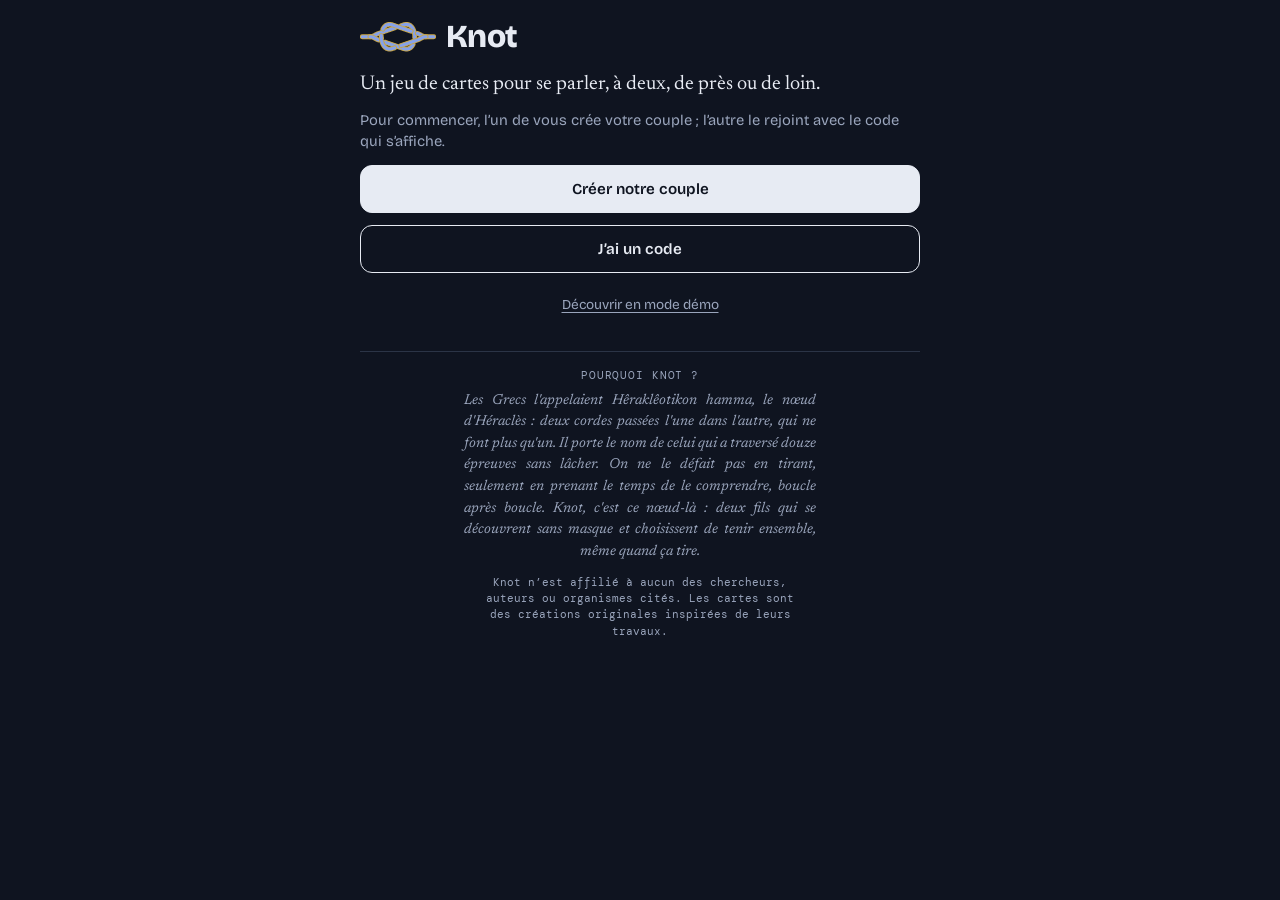
<file: index.html>
<!doctype html>
<html lang="fr" class="chargement">
<head>
<meta charset="utf-8">
<style>
/* Avant tout le reste : le fond de la page a déjà la couleur de l'écran de démarrage, même si les styles ne sont pas encore chargés.
   « chargement » : la page reste invisible et sans animation tant que app.js ne l'a pas mise dans son bon état. */
html{background:#0F1420}
@media (prefers-color-scheme: light){html:not([data-theme]){background:#EEF1F6}}
html[data-theme="light"]{background:#EEF1F6}
.chargement .app{visibility:hidden}
.chargement *,.chargement *::before,.chargement *::after{transition:none!important;animation:none!important}
</style>
<script>
// Filet de sécurité : si le démarrage échoue complètement, on montre quand même la page au bout de 4 secondes.
setTimeout(function () { document.documentElement.classList.remove('chargement'); }, 4000);
</script>
<meta name="viewport" content="width=device-width, initial-scale=1, viewport-fit=cover">
<meta name="theme-color" content="#EEF1F6" media="(prefers-color-scheme: light)">
<meta name="theme-color" content="#0F1420" media="(prefers-color-scheme: dark)">
<script>
// Thème choisi dans les Réglages, posé avant le premier affichage (même règle que js/theme.js, qui prend ensuite le relais).
(function () {
  var t = 'sombre';
  try { t = JSON.parse(localStorage.getItem('knot-theme')) || 'sombre'; } catch (e) {}
  if (t === 'auto') return;
  var sombre = t === 'sombre';
  document.documentElement.setAttribute('data-theme', sombre ? 'dark' : 'light');
  var metas = document.querySelectorAll('meta[name="theme-color"]');
  for (var i = 0; i < metas.length; i++) metas[i].setAttribute('content', sombre ? '#0F1420' : '#EEF1F6');
})();
</script>
<title>Knot</title>
<link rel="manifest" href="manifest.webmanifest">
<link rel="icon" href="design/icone.svg" type="image/svg+xml">
<link rel="apple-touch-icon" href="icones/apple-touch-icon.png">
<meta name="apple-mobile-web-app-title" content="Knot">
<meta name="mobile-web-app-capable" content="yes">
<meta name="apple-mobile-web-app-capable" content="yes">
<meta name="apple-mobile-web-app-status-bar-style" content="default">
<link rel="preconnect" href="https://fonts.googleapis.com">
<link rel="preconnect" href="https://fonts.gstatic.com" crossorigin>
<link rel="stylesheet" href="https://fonts.googleapis.com/css2?family=Bricolage+Grotesque:opsz,wght@12..96,400;12..96,600;12..96,800&family=Newsreader:ital,opsz,wght@0,6..72,400;1,6..72,400&family=DM+Mono:wght@400;500&display=swap">
<link rel="stylesheet" href="css/styles.css">
<script type="module" src="js/app.js"></script>
</head>
<body>
<div class="app">
  <!-- Bandeau du mode démo (voir js/demo.js), caché en temps normal -->
  <p class="bandeau-demo" id="bandeau-demo" hidden><span>Mode démo</span><button class="link" id="quitter-demo" type="button">Quitter la démo</button></p>
  <header class="top">
    <div class="brand"><h1><svg class="knot" viewBox="0 0 100 44" aria-hidden="true"><g fill="none" stroke-linecap="round" stroke-linejoin="round"><path d="M3.00 22.00 L5.50 22.00 L8.00 22.00 L10.50 22.00 L13.00 22.00 L13.37 21.99 L13.73 21.98 L14.08 21.95 L14.42 21.91 L14.75 21.87 L15.07 21.81 L15.38 21.75 L15.69 21.68 L15.99 21.60 L16.28 21.51 L16.57 21.41 L16.85 21.31 L17.13 21.20 L17.40 21.09 L17.68 20.97 L17.94 20.85 L18.21 20.72 L18.47 20.59 L18.74 20.45 L19.00 20.31 L19.26 20.17 L19.53 20.03 L19.79 19.88 L20.06 19.73 L20.32 19.58 L20.60 19.43 L20.87 19.28 L21.15 19.13 L21.43 18.98 L21.72 18.84 L22.01 18.69 L22.31 18.54 L22.62 18.40 L22.93 18.26 L23.25 18.12 L23.58 17.99 L23.92 17.86 L24.27 17.74 L24.63 17.62 L25.00 17.50 L26.28 17.06 L27.56 16.62 L28.84 16.18 L30.12 15.74 L31.40 15.30 L32.68 14.86 L33.96 14.42 L35.24 13.98 L36.52 13.54 L37.80 13.10 L39.08 12.66 L40.36 12.22 L41.64 11.78 L42.92 11.34 L44.20 10.90 L45.48 10.46 L46.12 10.24" stroke="var(--knot-edge,currentColor)" stroke-width="6.4"/><path d="M3.00 22.00 L5.50 22.00 L8.00 22.00 L10.50 22.00 L13.00 22.00 L13.37 21.99 L13.73 21.98 L14.08 21.95 L14.42 21.91 L14.75 21.87 L15.07 21.81 L15.38 21.75 L15.69 21.68 L15.99 21.60 L16.28 21.51 L16.57 21.41 L16.85 21.31 L17.13 21.20 L17.40 21.09 L17.68 20.97 L17.94 20.85 L18.21 20.72 L18.47 20.59 L18.74 20.45 L19.00 20.31 L19.26 20.17 L19.53 20.03 L19.79 19.88 L20.06 19.73 L20.32 19.58 L20.60 19.43 L20.87 19.28 L21.15 19.13 L21.43 18.98 L21.72 18.84 L22.01 18.69 L22.31 18.54 L22.62 18.40 L22.93 18.26 L23.25 18.12 L23.58 17.99 L23.92 17.86 L24.27 17.74 L24.63 17.62 L25.00 17.50 L26.28 17.06 L27.56 16.62 L28.84 16.18 L30.12 15.74 L31.40 15.30 L32.68 14.86 L33.96 14.42 L35.24 13.98 L36.52 13.54 L37.80 13.10 L39.08 12.66 L40.36 12.22 L41.64 11.78 L42.92 11.34 L44.20 10.90 L45.48 10.46 L46.12 10.24" stroke="currentColor" stroke-width="4"/><path d="M54.44 7.38 L55.72 6.94 L57.00 6.50 L58.46 6.07 L59.85 5.83 L61.16 5.76 L62.40 5.86 L63.56 6.11 L64.65 6.51 L65.66 7.05 L66.60 7.71 L67.46 8.49 L68.25 9.38 L68.96 10.36 L69.60 11.43 L70.16 12.58 L70.65 13.80 L71.06 15.08 L71.40 16.40 L71.66 17.77 L71.85 19.16 L71.96 20.58 L72.00 22.00 L71.96 23.42" stroke="var(--knot-edge,currentColor)" stroke-width="6.4"/><path d="M54.44 7.38 L55.72 6.94 L57.00 6.50 L58.46 6.07 L59.85 5.83 L61.16 5.76 L62.40 5.86 L63.56 6.11 L64.65 6.51 L65.66 7.05 L66.60 7.71 L67.46 8.49 L68.25 9.38 L68.96 10.36 L69.60 11.43 L70.16 12.58 L70.65 13.80 L71.06 15.08 L71.40 16.40 L71.66 17.77 L71.85 19.16 L71.96 20.58 L72.00 22.00 L71.96 23.42" stroke="currentColor" stroke-width="4"/><path d="M69.89 32.00 L69.29 33.11 L68.62 34.14 L67.87 35.08 L67.04 35.92 L66.14 36.64 L65.17 37.24 L64.12 37.71 L62.99 38.04 L61.79 38.21 L60.52 38.23 L59.17 38.07 L57.74 37.74 L56.36 37.28 L55.08 36.84 L53.80 36.40 L52.52 35.96 L51.24 35.52 L49.96 35.08 L48.68 34.64 L47.40 34.20 L46.12 33.76 L44.84 33.32 L43.56 32.88 L42.28 32.44 L41.00 32.00 L39.72 31.56 L38.44 31.12 L37.16 30.68 L35.88 30.24 L34.60 29.80 L33.32 29.36 L32.68 29.14" stroke="var(--knot-edge,currentColor)" stroke-width="6.4"/><path d="M69.89 32.00 L69.29 33.11 L68.62 34.14 L67.87 35.08 L67.04 35.92 L66.14 36.64 L65.17 37.24 L64.12 37.71 L62.99 38.04 L61.79 38.21 L60.52 38.23 L59.17 38.07 L57.74 37.74 L56.36 37.28 L55.08 36.84 L53.80 36.40 L52.52 35.96 L51.24 35.52 L49.96 35.08 L48.68 34.64 L47.40 34.20 L46.12 33.76 L44.84 33.32 L43.56 32.88 L42.28 32.44 L41.00 32.00 L39.72 31.56 L38.44 31.12 L37.16 30.68 L35.88 30.24 L34.60 29.80 L33.32 29.36 L32.68 29.14" stroke="currentColor" stroke-width="4"/><path d="M24.63 26.38 L24.27 26.26 L23.92 26.14 L23.58 26.01 L23.25 25.88 L22.93 25.74 L22.62 25.60 L22.31 25.46 L22.01 25.31 L21.72 25.16 L21.43 25.02 L21.15 24.87 L20.87 24.72 L20.60 24.57 L20.32 24.42 L20.06 24.27 L19.79 24.12 L19.53 23.97 L19.26 23.83 L19.00 23.69 L18.74 23.55 L18.47 23.41 L18.21 23.28 L17.94 23.15 L17.68 23.03 L17.40 22.91 L17.13 22.80 L16.85 22.69 L16.57 22.59 L16.28 22.49 L15.99 22.40 L15.69 22.32 L15.38 22.25 L15.07 22.19 L14.75 22.13 L14.42 22.09 L14.08 22.05 L13.73 22.02 L13.37 22.01 L13.00 22.00" stroke="var(--knot-edge,currentColor)" stroke-width="6.4"/><path d="M24.63 26.38 L24.27 26.26 L23.92 26.14 L23.58 26.01 L23.25 25.88 L22.93 25.74 L22.62 25.60 L22.31 25.46 L22.01 25.31 L21.72 25.16 L21.43 25.02 L21.15 24.87 L20.87 24.72 L20.60 24.57 L20.32 24.42 L20.06 24.27 L19.79 24.12 L19.53 23.97 L19.26 23.83 L19.00 23.69 L18.74 23.55 L18.47 23.41 L18.21 23.28 L17.94 23.15 L17.68 23.03 L17.40 22.91 L17.13 22.80 L16.85 22.69 L16.57 22.59 L16.28 22.49 L15.99 22.40 L15.69 22.32 L15.38 22.25 L15.07 22.19 L14.75 22.13 L14.42 22.09 L14.08 22.05 L13.73 22.02 L13.37 22.01 L13.00 22.00" stroke="currentColor" stroke-width="4"/><path d="M97.00 22.00 L94.50 22.00 L92.00 22.00 L89.50 22.00 L87.00 22.00 L86.63 21.99 L86.27 21.98 L85.92 21.95 L85.58 21.91 L85.25 21.87 L84.93 21.81 L84.62 21.75 L84.31 21.68 L84.01 21.60 L83.72 21.51 L83.43 21.41 L83.15 21.31 L82.87 21.20 L82.60 21.09 L82.32 20.97 L82.06 20.85 L81.79 20.72 L81.53 20.59 L81.26 20.45 L81.00 20.31 L80.74 20.17 L80.47 20.03 L80.21 19.88 L79.94 19.73 L79.68 19.58 L79.40 19.43 L79.13 19.28 L78.85 19.13 L78.57 18.98 L78.28 18.84 L77.99 18.69 L77.69 18.54 L77.38 18.40 L77.07 18.26 L76.75 18.12 L76.42 17.99 L76.08 17.86 L75.73 17.74 L75.37 17.62" stroke="var(--knot-edge,currentColor)" stroke-width="6.4"/><path d="M97.00 22.00 L94.50 22.00 L92.00 22.00 L89.50 22.00 L87.00 22.00 L86.63 21.99 L86.27 21.98 L85.92 21.95 L85.58 21.91 L85.25 21.87 L84.93 21.81 L84.62 21.75 L84.31 21.68 L84.01 21.60 L83.72 21.51 L83.43 21.41 L83.15 21.31 L82.87 21.20 L82.60 21.09 L82.32 20.97 L82.06 20.85 L81.79 20.72 L81.53 20.59 L81.26 20.45 L81.00 20.31 L80.74 20.17 L80.47 20.03 L80.21 19.88 L79.94 19.73 L79.68 19.58 L79.40 19.43 L79.13 19.28 L78.85 19.13 L78.57 18.98 L78.28 18.84 L77.99 18.69 L77.69 18.54 L77.38 18.40 L77.07 18.26 L76.75 18.12 L76.42 17.99 L76.08 17.86 L75.73 17.74 L75.37 17.62" stroke="currentColor" stroke-width="4"/><path d="M67.32 14.86 L66.04 14.42 L64.76 13.98 L63.48 13.54 L62.20 13.10 L60.92 12.66 L59.64 12.22 L58.36 11.78 L57.08 11.34 L55.80 10.90 L54.52 10.46 L53.24 10.02 L51.96 9.58 L50.68 9.14 L49.40 8.70 L48.12 8.26 L46.84 7.82 L45.56 7.38 L44.28 6.94 L43.00 6.50 L41.54 6.07 L40.15 5.83 L38.84 5.76 L37.60 5.86 L36.44 6.11 L35.35 6.51 L34.34 7.05 L33.40 7.71 L32.54 8.49 L31.75 9.38 L31.04 10.36 L30.40 11.43 L30.11 12.00" stroke="var(--knot-edge,currentColor)" stroke-width="6.4"/><path d="M67.32 14.86 L66.04 14.42 L64.76 13.98 L63.48 13.54 L62.20 13.10 L60.92 12.66 L59.64 12.22 L58.36 11.78 L57.08 11.34 L55.80 10.90 L54.52 10.46 L53.24 10.02 L51.96 9.58 L50.68 9.14 L49.40 8.70 L48.12 8.26 L46.84 7.82 L45.56 7.38 L44.28 6.94 L43.00 6.50 L41.54 6.07 L40.15 5.83 L38.84 5.76 L37.60 5.86 L36.44 6.11 L35.35 6.51 L34.34 7.05 L33.40 7.71 L32.54 8.49 L31.75 9.38 L31.04 10.36 L30.40 11.43 L30.11 12.00" stroke="currentColor" stroke-width="4"/><path d="M28.04 20.58 L28.00 22.00 L28.04 23.42 L28.15 24.84 L28.34 26.23 L28.60 27.60 L28.94 28.92 L29.35 30.20 L29.84 31.42 L30.40 32.57 L31.04 33.64 L31.75 34.62 L32.54 35.51 L33.40 36.29 L34.34 36.95 L35.35 37.49 L36.44 37.89 L37.60 38.14 L38.84 38.24 L40.15 38.17 L41.54 37.93 L43.00 37.50 L44.28 37.06 L45.56 36.62" stroke="var(--knot-edge,currentColor)" stroke-width="6.4"/><path d="M28.04 20.58 L28.00 22.00 L28.04 23.42 L28.15 24.84 L28.34 26.23 L28.60 27.60 L28.94 28.92 L29.35 30.20 L29.84 31.42 L30.40 32.57 L31.04 33.64 L31.75 34.62 L32.54 35.51 L33.40 36.29 L34.34 36.95 L35.35 37.49 L36.44 37.89 L37.60 38.14 L38.84 38.24 L40.15 38.17 L41.54 37.93 L43.00 37.50 L44.28 37.06 L45.56 36.62" stroke="currentColor" stroke-width="4"/><path d="M53.88 33.76 L55.16 33.32 L56.44 32.88 L57.72 32.44 L59.00 32.00 L60.28 31.56 L61.56 31.12 L62.84 30.68 L64.12 30.24 L65.40 29.80 L66.68 29.36 L67.96 28.92 L69.24 28.48 L70.52 28.04 L71.80 27.60 L73.08 27.16 L74.36 26.72 L75.19 26.44 L75.55 26.33 L75.90 26.20 L76.25 26.07 L76.58 25.94 L76.91 25.81 L77.23 25.67 L77.54 25.53 L77.84 25.38 L78.14 25.24 L78.43 25.09 L78.71 24.94 L78.99 24.79 L79.27 24.64 L79.54 24.49 L79.81 24.34 L80.08 24.19 L80.34 24.05 L80.61 23.90 L80.87 23.76 L81.13 23.62 L81.39 23.48 L81.66 23.35 L81.92 23.22 L82.19 23.09 L82.46 22.97 L82.73 22.85 L83.01 22.74 L83.29 22.64 L83.57 22.54 L83.86 22.45 L84.16 22.36 L84.46 22.29 L84.77 22.22 L85.09 22.16 L85.42 22.11 L85.75 22.07 L86.10 22.03 L86.45 22.01 L86.81 22.00 L87.00 22.00" stroke="var(--knot-edge,currentColor)" stroke-width="6.4"/><path d="M53.88 33.76 L55.16 33.32 L56.44 32.88 L57.72 32.44 L59.00 32.00 L60.28 31.56 L61.56 31.12 L62.84 30.68 L64.12 30.24 L65.40 29.80 L66.68 29.36 L67.96 28.92 L69.24 28.48 L70.52 28.04 L71.80 27.60 L73.08 27.16 L74.36 26.72 L75.19 26.44 L75.55 26.33 L75.90 26.20 L76.25 26.07 L76.58 25.94 L76.91 25.81 L77.23 25.67 L77.54 25.53 L77.84 25.38 L78.14 25.24 L78.43 25.09 L78.71 24.94 L78.99 24.79 L79.27 24.64 L79.54 24.49 L79.81 24.34 L80.08 24.19 L80.34 24.05 L80.61 23.90 L80.87 23.76 L81.13 23.62 L81.39 23.48 L81.66 23.35 L81.92 23.22 L82.19 23.09 L82.46 22.97 L82.73 22.85 L83.01 22.74 L83.29 22.64 L83.57 22.54 L83.86 22.45 L84.16 22.36 L84.46 22.29 L84.77 22.22 L85.09 22.16 L85.42 22.11 L85.75 22.07 L86.10 22.03 L86.45 22.01 L86.81 22.00 L87.00 22.00" stroke="currentColor" stroke-width="4"/></g></svg>Knot</h1>
      <p class="couple" id="couple" hidden><span class="coeur" aria-hidden="true">♥</span> <span id="couple-noms"></span></p>
    </div>
    <button class="engrenage" id="ouvrir-reglages" type="button" aria-label="Réglages" hidden><svg viewBox="0 0 24 24" aria-hidden="true"><path d="M12 15.2a3.2 3.2 0 1 0 0-6.4 3.2 3.2 0 0 0 0 6.4Z"/><path d="M19.4 13.5a7.7 7.7 0 0 0 0-3l2-1.6-2-3.4-2.4 1a7.6 7.6 0 0 0-2.6-1.5L14 2.5h-4l-.4 2.5A7.6 7.6 0 0 0 7 6.5l-2.4-1-2 3.4 2 1.6a7.7 7.7 0 0 0 0 3l-2 1.6 2 3.4 2.4-1a7.6 7.6 0 0 0 2.6 1.5l.4 2.5h4l.4-2.5a7.6 7.6 0 0 0 2.6-1.5l2.4 1 2-3.4-2-1.6Z"/></svg></button>
  </header>

  <section class="view accueil" id="view-accueil" hidden>
    <div class="etape" id="acc-choix">
      <div class="secours" id="acc-secours" hidden>
        <p class="secours-titre" id="acc-secours-titre"></p>
        <p id="acc-secours-texte"></p>
      </div>
      <p class="accroche">Un jeu de cartes pour se parler, à deux, de près ou de loin.</p>
      <p class="muted">Pour commencer, l’un de vous crée votre couple ; l’autre le rejoint avec le code qui s’affiche.</p>
      <button class="btn primary wide" id="acc-creer" type="button">Créer notre couple</button>
      <button class="btn wide" id="acc-jai-code" type="button">J’ai un code</button>
      <button class="link acc-demo" id="acc-demo" type="button">Découvrir en mode démo</button>
    </div>

    <form class="etape" id="acc-form-creer" hidden>
      <h2>Créer notre couple</h2>
      <label class="champ"><span>Je suis…</span>
        <input type="text" id="acc-moi" maxlength="30" autocomplete="off" autocapitalize="words" placeholder="Mon prénom" required></label>
      <label class="champ"><span>Je joue avec…</span>
        <input type="text" id="acc-autre" maxlength="30" autocomplete="off" autocapitalize="words" placeholder="Le prénom de l’autre" required></label>
      <p class="note" id="acc-creer-erreur" hidden></p>
      <button class="btn primary wide" type="submit" id="acc-creer-ok">Créer notre couple</button>
      <button class="link" type="button" data-retour>Retour</button>
    </form>

    <div class="etape" id="acc-code-cree" hidden>
      <h2>Votre code</h2>
      <p class="code-grand" id="acc-code"></p>
      <p class="muted" id="acc-code-aide"></p>
      <button class="btn small" id="acc-copier" type="button">Copier</button>
      <button class="btn primary wide" id="acc-jouer" type="button">Commencer à jouer</button>
    </div>

    <form class="etape" id="acc-form-code" hidden>
      <h2>J’ai un code</h2>
      <label class="champ"><span>Le code</span>
        <input type="text" id="acc-saisie-code" class="saisie-code" maxlength="20" autocomplete="off" autocapitalize="characters" spellcheck="false" placeholder="KNOT-…" required></label>
      <p class="note" id="acc-code-erreur" hidden></p>
      <button class="btn primary wide" type="submit" id="acc-code-ok">Continuer</button>
      <button class="link" type="button" data-retour>Retour</button>
    </form>

    <div class="etape" id="acc-confirmer" hidden>
      <h2 id="acc-question"></h2>
      <p class="muted" id="acc-confirmer-aide"></p>
      <button class="btn primary wide" id="acc-oui" type="button">Oui, c’est moi</button>
      <button class="link" id="acc-corriger" type="button">Corriger mon prénom</button>
      <form class="etape" id="acc-form-prenom" hidden>
        <label class="champ"><span>Mon prénom</span>
          <input type="text" id="acc-prenom" maxlength="30" autocomplete="off" autocapitalize="words" required></label>
        <button class="btn primary wide" type="submit">Valider</button>
      </form>
      <p class="note" id="acc-confirmer-erreur" hidden></p>
    </div>
  </section>

  <section class="view reglages" id="view-reglages" hidden>
    <div class="reglages-haut">
      <h2>Réglages</h2>
      <button class="link" id="fermer-reglages" type="button">Retour au jeu</button>
    </div>
    <!-- Un bloc par réglage, l'un sous l'autre.
         « À distance » est partagé : le changer ici le change aussi chez l'autre. Le thème, lui, est propre à ce téléphone. -->
    <section class="reglage ligne">
      <div class="disttxt"><span id="distlabel">À distance</span></div>
      <button class="switch" id="distsw" type="button" role="switch" aria-checked="true" aria-labelledby="distlabel"><span></span></button>
    </section>
    <!-- Notifications : propres à ce téléphone (voir notifications.js) -->
    <section class="reglage theme" id="reglage-notifs" hidden>
      <div class="reglage-ligne">
        <span class="reglage-titre" id="notiflabel">Notifications</span>
        <button class="switch" id="notifsw" type="button" role="switch" aria-checked="false" aria-labelledby="notiflabel"><span></span></button>
      </div>
      <p class="muted" id="notifaide" hidden></p>
    </section>
    <!-- Son de fin des minuteurs : un volume de 0 à 100, propre à ce téléphone (voir son.js).
         Une pilule qui se remplit, avec la note dedans ; le son d'essai se joue quand on relâche. -->
    <section class="reglage theme">
      <div class="reglage-ligne">
        <span class="reglage-titre" id="sonlabel">Son du minuteur</span>
      </div>
      <div class="volume">
        <input type="range" id="sonvol" min="0" max="100" step="5" value="70" aria-labelledby="sonlabel">
        <svg viewBox="0 0 24 24" aria-hidden="true"><path d="M9 18V5.5l11-2V16"/><circle cx="6" cy="18" r="3"/><circle cx="17" cy="16" r="3"/></svg>
      </div>
    </section>
    <!-- Thème : un seul bouton, qui passe au mode suivant à chaque appui (icône et libellé posés par reglages.js) -->
    <section class="reglage theme">
      <div class="reglage-ligne">
        <span class="reglage-titre" aria-hidden="true">Thème</span>
        <button class="theme-bouton" id="themebtn" type="button"></button>
      </div>
      <p class="muted" id="themeauto" hidden>Auto suit le thème du téléphone, même s’il change.</p>
    </section>
    <section class="reglage" id="reglage-couple">
      <h3>Notre couple</h3>
      <div class="reglage-corps" id="reglage-couple-contenu"></div>
    </section>
  </section>
  <nav class="tabs" role="tablist" aria-label="Modes">
    <button class="tab" id="tab-av" role="tab" aria-selected="true" type="button">Action ou Vérité</button>
    <button class="tab" id="tab-topics" role="tab" aria-selected="false" type="button">Pour plus tard</button>
  </nav>

  <p class="loaderr" id="loaderr" hidden></p>

  <section class="view" id="view-topics" hidden></section>

  <section class="view" id="view-av">
  <p class="intro">Tirez une carte chacun votre tour, et prenez le temps qu’il faut sur chacune.</p>

  <div class="defi" id="defi" hidden>
    <p class="defi-k">Défi en cours</p>
    <p class="defi-t" id="defitext"></p>
    <div class="defi-boutons">
      <button class="btn small" id="defirep" type="button" aria-expanded="false">Répondre</button>
      <button class="btn small primary" id="defidone" type="button">C’est fait !</button>
    </div>
    <div class="defi-reponses" id="defireponses" hidden></div>
    <button class="link" id="defiback" type="button">Remettre dans la pile</button>
  </div>

  <div class="piles">
    <button class="pile" data-pile="verite" id="pile-verite" type="button"><span class="pile-in"><b>Vérité</b><em>Pour se découvrir encore</em><span id="count-verite"></span></span></button>
    <button class="pile" data-pile="action" id="pile-action" type="button"><span class="pile-in"><b>Action</b><em>Pour s’amuser à deux</em><span id="count-action"></span></span></button>
  </div>

  <article class="card" id="card" aria-live="polite">
    <div class="card-in">
      <div class="corner tl" id="ctl" aria-hidden="true"></div>
      <div class="corner br" id="cbr" aria-hidden="true"></div>
      <p class="kicker" id="kicker"></p>
      <p class="q" id="q"></p>
      <p class="detail" id="detail" hidden></p>
      <div class="timer" id="timer" hidden>
        <span class="clock" id="clock"></span>
        <div class="timer-boutons">
          <button class="rond primary" id="timerbtn" type="button"></button>
          <button class="rond" id="timerreset" type="button" hidden></button>
        </div>
      </div>
      <div class="meta" id="meta"></div>
    </div>
  </article>

  <div class="actions">
    <button class="btn" id="skip" type="button">Passer cette carte</button>
    <button class="btn" id="repondre" type="button" hidden>Répondre</button>
    <button class="btn primary" id="jailu" type="button" hidden>J’ai lu · voir la carte tirée</button>
  </div>
  <p class="note" id="note" hidden></p>

  <details id="history">
    <summary><span>Déjà tirées <span id="hcount"></span></span></summary>
    <ol class="hlist" id="hlist"></ol>
  </details>

  <details id="add">
    <summary><span>Ajouter une carte</span></summary>
    <form id="addform">
      <div class="row" role="radiogroup" aria-label="Pile">
        <label><input type="radio" name="addpile" id="add-verite" value="verite" checked> Vérité</label>
        <label><input type="radio" name="addpile" id="add-action" value="action"> Action</label>
      </div>
      <textarea id="addtext" maxlength="300" placeholder="Votre question ou votre action…" required></textarea>
      <div class="row" id="addminrow" hidden>
        <label for="addmin">Minuteur</label>
        <input type="number" id="addmin" min="1" max="120" step="1" inputmode="numeric" placeholder="—">
        <span class="muted">minutes · facultatif, laisse vide si pas besoin</span>
      </div>
      <div class="bigrow" id="addbigrow" hidden>
        <label><input type="checkbox" id="addbig"> C’est un défi</label>
        <span class="muted">À organiser ou à faire dans les jours qui viennent. Un seul défi à la fois.</span>
        <label><input type="checkbox" id="addrep"> Ajouter le bouton « Répondre »</label>
      </div>
      <p class="dup" id="dupwarn" hidden></p>
      <button class="btn" type="submit" id="addbtn">Ajouter à la pile</button>
    </form>
    <div class="mine">
      <p class="muted" id="minetitle"></p>
      <ul class="minelist" id="minelist"></ul>
    </div>
  </details>

  <details id="about">
    <summary><span>Sources d’inspiration</span></summary>
    <div class="about">
      <p>Les cartes sont écrites pour Knot, en s’inspirant de travaux reconnus en psychologie du couple, de questionnaires célèbres et de textes de philosophie. La source qui a inspiré chaque carte est indiquée en bas de celle-ci. Ce sont des adaptations : un jeu pour se parler, pas un outil de thérapie.</p>
      <ul class="refs" id="refs"></ul>
    </div>
  </details>

  <div class="reshuffle">
    <div class="links">
      <button class="link" id="reshuffle-verite" type="button">Remélanger les vérités</button>
      <button class="link" id="reshuffle-action" type="button">Remélanger les actions</button>
    </div>
    <div class="links">
      <button class="link" id="reshuffle-tout" type="button">Tout remélanger</button>
    </div>
    <div class="confirm" id="confirm" hidden>
      <span id="confirmtext"></span>
      <div class="actions">
        <button class="btn small primary" id="confirmyes" type="button">Remélanger</button>
        <button class="btn small" id="confirmno" type="button">Annuler</button>
      </div>
    </div>
  </div>
  </section>

  <footer id="footer" hidden></footer>

  <!-- Élément fixe, comme le logo : en bas de toutes les pages (accueil, jeu, Pour plus tard, Réglages) -->
  <aside class="pourquoi" aria-labelledby="pourquoi-titre">
    <p class="pourquoi-titre" id="pourquoi-titre">Pourquoi Knot ?</p>
    <p class="pourquoi-texte">Les Grecs l'appelaient Hêraklêotikon hamma, le nœud d'Héraclès : deux cordes passées l'une dans l'autre, qui ne font plus qu'un. Il porte le nom de celui qui a traversé douze épreuves sans lâcher. On ne le défait pas en tirant, seulement en prenant le temps de le comprendre, boucle après boucle. Knot, c'est ce nœud-là : deux fils qui se découvrent sans masque et choisissent de tenir ensemble, même quand ça tire.</p>
    <!-- Même phrase dans la présentation de « Pour plus tard » (js/pour-plus-tard.js) -->
    <p class="affiliation">Knot n’est affilié à aucun des chercheurs, auteurs ou organismes cités. Les cartes sont des créations originales inspirées de leurs travaux.</p>
  </aside>
</div>
</body>
</html>
</file>
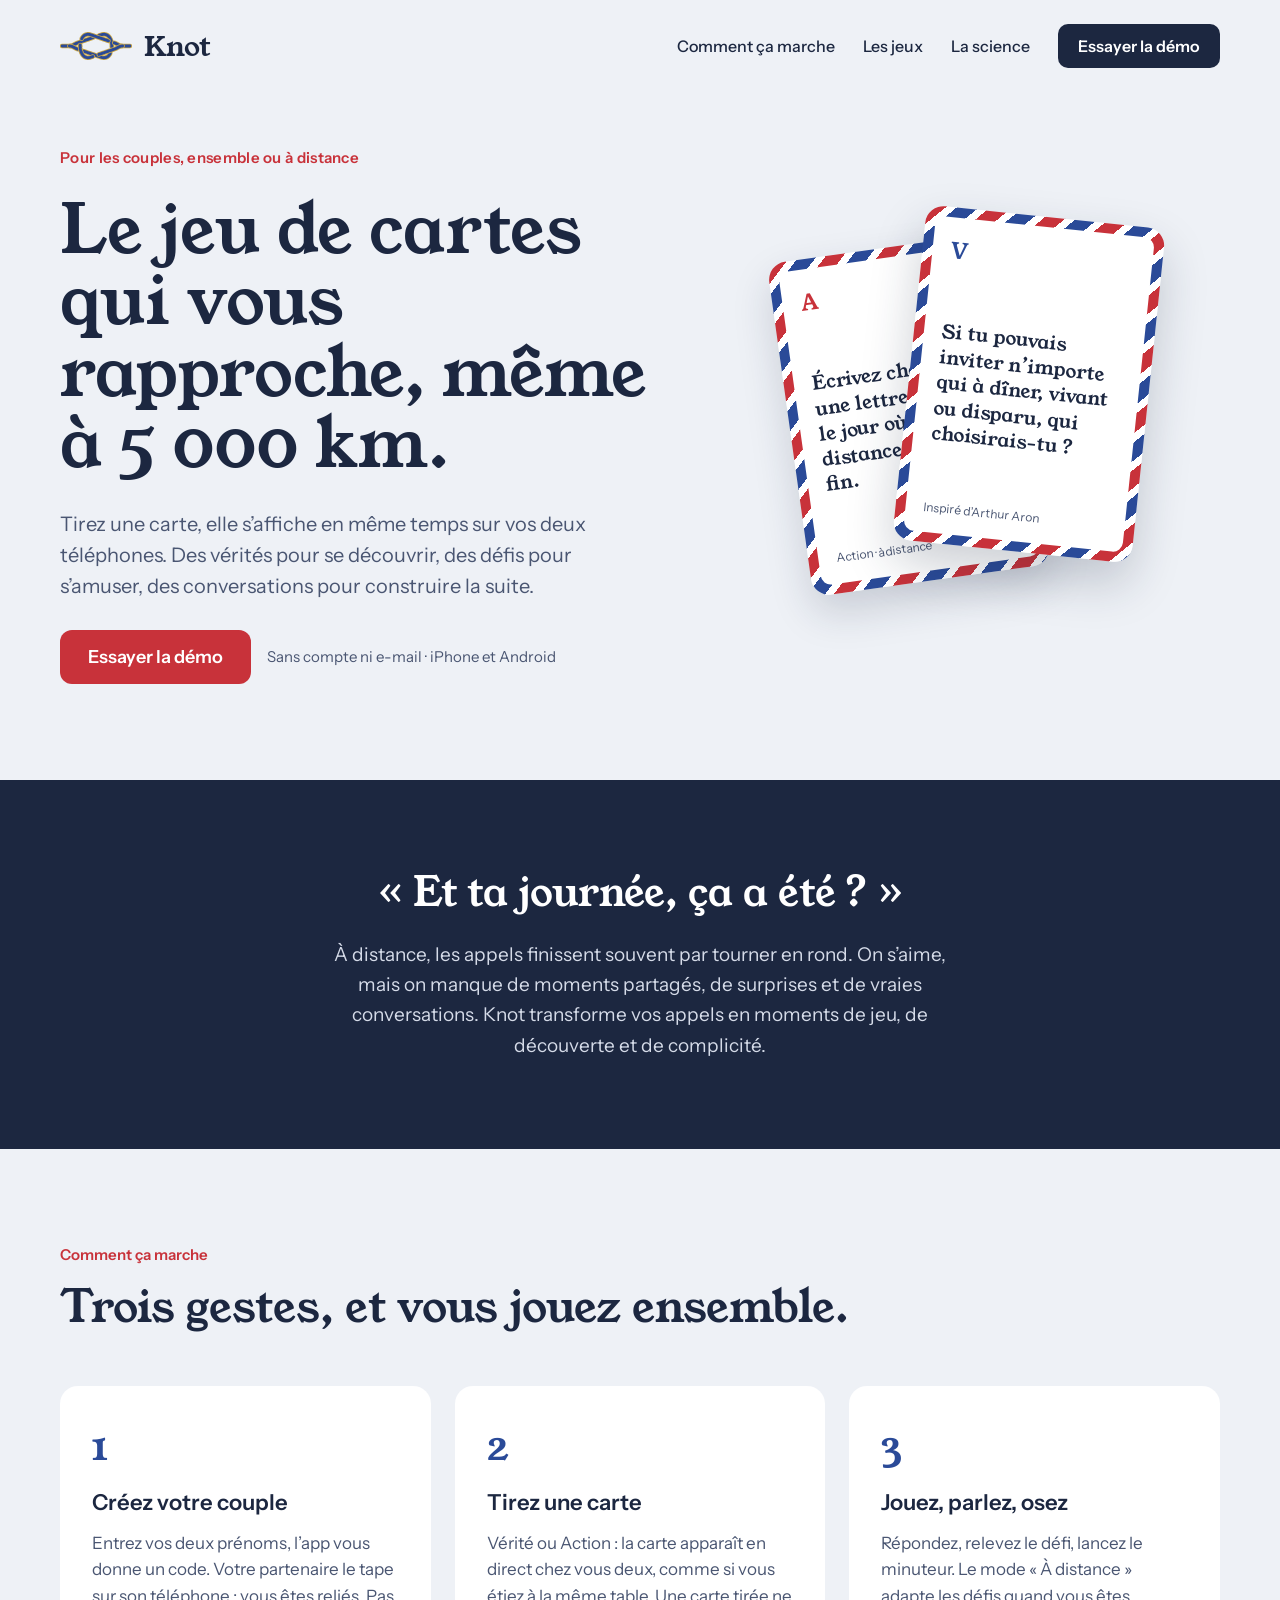
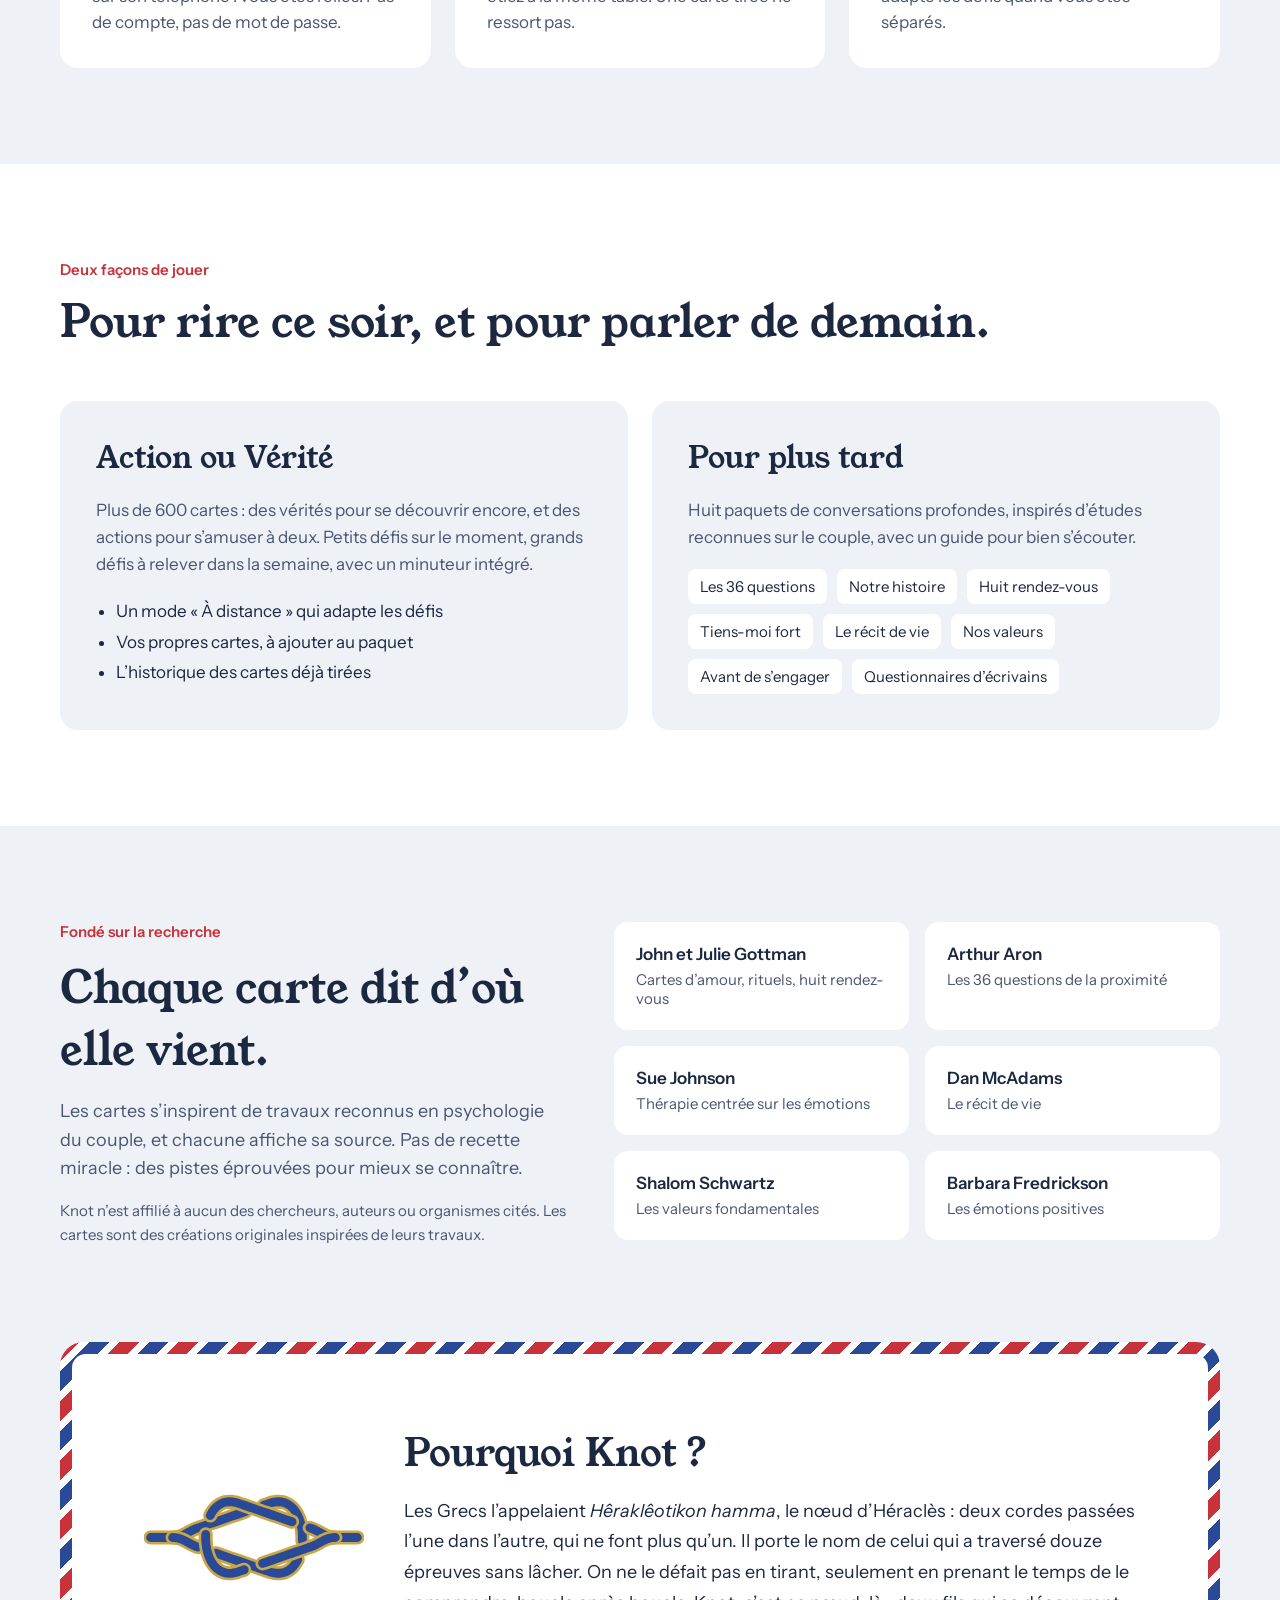
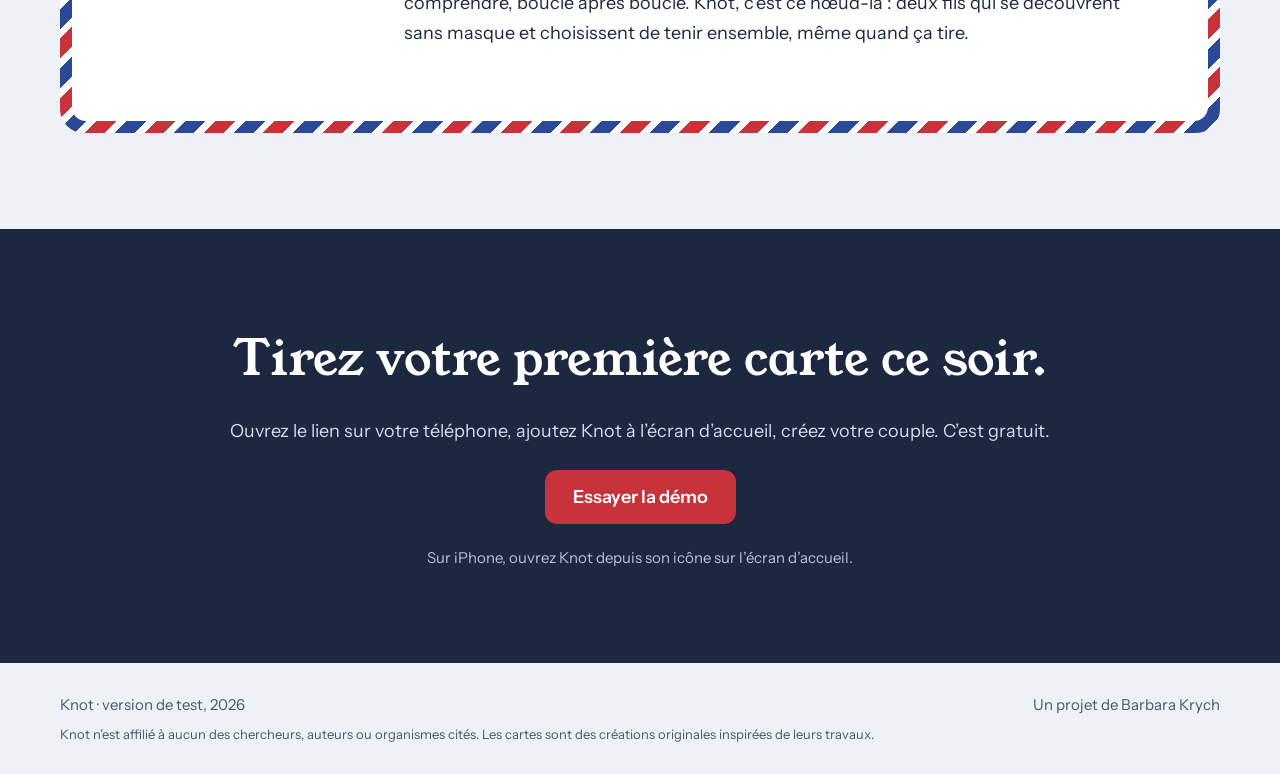
<file: site/index.html>
<!doctype html>
<html lang="fr">
<head>
<meta charset="utf-8">
<meta name="viewport" content="width=device-width, initial-scale=1">
<title>Knot · le jeu de cartes des couples</title>
<meta name="description" content="Le jeu de cartes qui rapproche les couples, même à distance : vérités, défis et conversations profondes, tirés ensemble en direct.">
<link rel="icon" href="knot-logo.svg" type="image/svg+xml">
<link rel="preconnect" href="https://fonts.googleapis.com">
<link rel="stylesheet" href="https://fonts.googleapis.com/css2?family=Young+Serif&amp;family=Instrument+Sans:wght@400;500;600;700&amp;display=swap">
<style>
body{margin:0;background:#EEF1F6}
a{color:#2A4A98}a:hover{color:#1C2740}
.avion{background:repeating-linear-gradient(135deg,#C8323A 0 14px,#FFFFFF 14px 21px,#2A4A98 21px 35px,#FFFFFF 35px 42px)}
</style>
<style>html{scroll-behavior:smooth}img{max-width:100%}</style>
</head>
<body>
<div style="font-family: 'Instrument Sans', system-ui, sans-serif; color: #1C2740; background: #EEF1F6; min-height: 100vh">

<header style="max-width: 1160px; margin: 0 auto; padding: 24px 24px; display: flex; align-items: center; justify-content: space-between; gap: 16px; flex-wrap: wrap">
<a href="https://barbarakrych.github.io/Knot/" style="display: flex; align-items: center; gap: 12px; text-decoration: none; color: #1C2740">
<img src="knot-logo.svg" alt="" style="width: 72px; height: 32px">
<span style="font-family: 'Young Serif', Georgia, serif; font-size: 28px">Knot</span>
</a>
<nav style="display: flex; align-items: center; gap: 28px; flex-wrap: wrap; font-size: 16px; font-weight: 500">
<a href="#comment" style="color: #1C2740; text-decoration: none">Comment ça marche</a>
<a href="#jeux" style="color: #1C2740; text-decoration: none">Les jeux</a>
<a href="#science" style="color: #1C2740; text-decoration: none">La science</a>
<a href="https://barbarakrych.github.io/Knot/?demo=1" style="background: #1C2740; color: #FFFFFF; text-decoration: none; padding: 12px 20px; border-radius: 10px; font-weight: 600">Essayer la démo</a>
</nav>
</header>

<section style="max-width: 1160px; margin: 0 auto; padding: 56px 24px 96px; display: flex; flex-wrap: wrap; align-items: center; gap: 56px">
<div style="flex: 1 1 480px; min-width: 0; display: flex; flex-direction: column; gap: 28px">
<p style="margin: 0; font-size: 15px; font-weight: 600; letter-spacing: 0.02em; color: #C8323A">Pour les couples, ensemble ou à distance</p>
<h1 style="margin: 0; font-family: 'Young Serif', Georgia, serif; font-weight: 400; font-size: clamp(42px, 6vw, 68px); line-height: 1.05">Le jeu de cartes qui vous rapproche, même à 5 000 km.</h1>
<p style="margin: 0; font-size: 20px; line-height: 1.55; color: #4A5672; max-width: 34rem">Tirez une carte, elle s’affiche en même temps sur vos deux téléphones. Des vérités pour se découvrir, des défis pour s’amuser, des conversations pour construire la suite.</p>
<div style="display: flex; flex-wrap: wrap; align-items: center; gap: 16px">
<a href="https://barbarakrych.github.io/Knot/?demo=1" style="background: #C8323A; color: #FFFFFF; text-decoration: none; padding: 16px 28px; border-radius: 12px; font-size: 18px; font-weight: 600">Essayer la démo</a>
<span style="font-size: 15px; color: #4A5672">Sans compte ni e-mail · iPhone et Android</span>
</div>
</div>
<div style="flex: 1 1 380px; min-width: 0; display: flex; justify-content: center; align-items: center; padding: 24px 0">
<div style="position: relative; width: 360px; max-width: 100%; height: 400px">
<div class="avion" style="position: absolute; left: 0; top: 30px; width: 240px; height: 336px; border-radius: 18px; padding: 10px; box-sizing: border-box; transform: rotate(-8deg); box-shadow: 0 18px 40px rgba(28,39,64,0.18)">
<div style="background: #FFFFFF; border-radius: 10px; height: 100%; box-sizing: border-box; padding: 18px; display: flex; flex-direction: column; justify-content: space-between">
<div style="font-family: 'Young Serif', Georgia, serif; font-size: 22px; color: #C8323A">A</div>
<p style="margin: 0; font-family: 'Young Serif', Georgia, serif; font-size: 19px; line-height: 1.35">Écrivez chacun une lettre à ouvrir le jour où la distance prendra fin.</p>
<div style="font-size: 12px; color: #4A5672">Action · à distance</div>
</div>
</div>
<div class="avion" style="position: absolute; right: 0; top: 0; width: 240px; height: 336px; border-radius: 18px; padding: 10px; box-sizing: border-box; transform: rotate(6deg); box-shadow: 0 22px 48px rgba(28,39,64,0.22)">
<div style="background: #FFFFFF; border-radius: 10px; height: 100%; box-sizing: border-box; padding: 18px; display: flex; flex-direction: column; justify-content: space-between">
<div style="font-family: 'Young Serif', Georgia, serif; font-size: 22px; color: #2A4A98">V</div>
<p style="margin: 0; font-family: 'Young Serif', Georgia, serif; font-size: 19px; line-height: 1.35">Si tu pouvais inviter n’importe qui à dîner, vivant ou disparu, qui choisirais-tu ?</p>
<div style="font-size: 12px; color: #4A5672">Inspiré d’Arthur Aron</div>
</div>
</div>
</div>
</div>
</section>

<section style="background: #1C2740; color: #FFFFFF">
<div style="max-width: 860px; margin: 0 auto; padding: 88px 24px; display: flex; flex-direction: column; gap: 22px; text-align: center; align-items: center">
<p style="margin: 0; font-family: 'Young Serif', Georgia, serif; font-size: clamp(28px, 4vw, 40px); line-height: 1.25">« Et ta journée, ça a été ? »</p>
<p style="margin: 0; font-size: 19px; line-height: 1.6; color: #D5DBE8; max-width: 40rem">À distance, les appels finissent souvent par tourner en rond. On s’aime, mais on manque de moments partagés, de surprises et de vraies conversations. Knot transforme vos appels en moments de jeu, de découverte et de complicité.</p>
</div>
</section>

<section id="comment" style="max-width: 1160px; margin: 0 auto; padding: 96px 24px; display: flex; flex-direction: column; gap: 48px">
<div style="display: flex; flex-direction: column; gap: 12px">
<p style="margin: 0; font-size: 15px; font-weight: 600; color: #C8323A">Comment ça marche</p>
<h2 style="margin: 0; font-family: 'Young Serif', Georgia, serif; font-weight: 400; font-size: clamp(32px, 4vw, 44px)">Trois gestes, et vous jouez ensemble.</h2>
</div>
<div style="display: grid; grid-template-columns: repeat(auto-fit, minmax(260px, 1fr)); gap: 24px">
<div style="background: #FFFFFF; border-radius: 18px; padding: 32px; display: flex; flex-direction: column; gap: 14px">
<div style="font-family: 'Young Serif', Georgia, serif; font-size: 40px; color: #2A4A98">1</div>
<h3 style="margin: 0; font-size: 22px; font-weight: 600">Créez votre couple</h3>
<p style="margin: 0; font-size: 17px; line-height: 1.55; color: #4A5672">Entrez vos deux prénoms, l’app vous donne un code. Votre partenaire le tape sur son téléphone : vous êtes reliés. Pas de compte, pas de mot de passe.</p>
</div>
<div style="background: #FFFFFF; border-radius: 18px; padding: 32px; display: flex; flex-direction: column; gap: 14px">
<div style="font-family: 'Young Serif', Georgia, serif; font-size: 40px; color: #2A4A98">2</div>
<h3 style="margin: 0; font-size: 22px; font-weight: 600">Tirez une carte</h3>
<p style="margin: 0; font-size: 17px; line-height: 1.55; color: #4A5672">Vérité ou Action : la carte apparaît en direct chez vous deux, comme si vous étiez à la même table. Une carte tirée ne ressort pas.</p>
</div>
<div style="background: #FFFFFF; border-radius: 18px; padding: 32px; display: flex; flex-direction: column; gap: 14px">
<div style="font-family: 'Young Serif', Georgia, serif; font-size: 40px; color: #2A4A98">3</div>
<h3 style="margin: 0; font-size: 22px; font-weight: 600">Jouez, parlez, osez</h3>
<p style="margin: 0; font-size: 17px; line-height: 1.55; color: #4A5672">Répondez, relevez le défi, lancez le minuteur. Le mode « À distance » adapte les défis quand vous êtes séparés.</p>
</div>
</div>
</section>

<section id="jeux" style="background: #FFFFFF">
<div style="max-width: 1160px; margin: 0 auto; padding: 96px 24px; display: flex; flex-direction: column; gap: 48px">
<div style="display: flex; flex-direction: column; gap: 12px">
<p style="margin: 0; font-size: 15px; font-weight: 600; color: #C8323A">Deux façons de jouer</p>
<h2 style="margin: 0; font-family: 'Young Serif', Georgia, serif; font-weight: 400; font-size: clamp(32px, 4vw, 44px)">Pour rire ce soir, et pour parler de demain.</h2>
</div>
<div style="display: flex; flex-wrap: wrap; gap: 24px">
<div style="flex: 1 1 420px; min-width: 0; background: #EEF1F6; border-radius: 18px; padding: 36px; display: flex; flex-direction: column; gap: 18px">
<h3 style="margin: 0; font-family: 'Young Serif', Georgia, serif; font-weight: 400; font-size: 30px">Action ou Vérité</h3>
<p style="margin: 0; font-size: 17px; line-height: 1.6; color: #4A5672">Plus de 600 cartes : des vérités pour se découvrir encore, et des actions pour s’amuser à deux. Petits défis sur le moment, grands défis à relever dans la semaine, avec un minuteur intégré.</p>
<ul style="margin: 0; padding-left: 20px; font-size: 17px; line-height: 1.8; color: #1C2740">
<li>Un mode « À distance » qui adapte les défis</li>
<li>Vos propres cartes, à ajouter au paquet</li>
<li>L’historique des cartes déjà tirées</li>
</ul>
</div>
<div style="flex: 1 1 420px; min-width: 0; background: #EEF1F6; border-radius: 18px; padding: 36px; display: flex; flex-direction: column; gap: 18px">
<h3 style="margin: 0; font-family: 'Young Serif', Georgia, serif; font-weight: 400; font-size: 30px">Pour plus tard</h3>
<p style="margin: 0; font-size: 17px; line-height: 1.6; color: #4A5672">Huit paquets de conversations profondes, inspirés d’études reconnues sur le couple, avec un guide pour bien s’écouter.</p>
<div style="display: flex; flex-wrap: wrap; gap: 10px">
<span style="background: #FFFFFF; border-radius: 8px; padding: 8px 12px; font-size: 15px">Les 36 questions</span>
<span style="background: #FFFFFF; border-radius: 8px; padding: 8px 12px; font-size: 15px">Notre histoire</span>
<span style="background: #FFFFFF; border-radius: 8px; padding: 8px 12px; font-size: 15px">Huit rendez-vous</span>
<span style="background: #FFFFFF; border-radius: 8px; padding: 8px 12px; font-size: 15px">Tiens-moi fort</span>
<span style="background: #FFFFFF; border-radius: 8px; padding: 8px 12px; font-size: 15px">Le récit de vie</span>
<span style="background: #FFFFFF; border-radius: 8px; padding: 8px 12px; font-size: 15px">Nos valeurs</span>
<span style="background: #FFFFFF; border-radius: 8px; padding: 8px 12px; font-size: 15px">Avant de s’engager</span>
<span style="background: #FFFFFF; border-radius: 8px; padding: 8px 12px; font-size: 15px">Questionnaires d’écrivains</span>
</div>
</div>
</div>
</div>
</section>

<section id="science" style="max-width: 1160px; margin: 0 auto; padding: 96px 24px; display: flex; flex-wrap: wrap; gap: 48px; align-items: flex-start">
<div style="flex: 1 1 380px; min-width: 0; display: flex; flex-direction: column; gap: 16px">
<p style="margin: 0; font-size: 15px; font-weight: 600; color: #C8323A">Fondé sur la recherche</p>
<h2 style="margin: 0; font-family: 'Young Serif', Georgia, serif; font-weight: 400; font-size: clamp(32px, 4vw, 44px)">Chaque carte dit d’où elle vient.</h2>
<p style="margin: 0; font-size: 18px; line-height: 1.6; color: #4A5672">Les cartes s’inspirent de travaux reconnus en psychologie du couple, et chacune affiche sa source. Pas de recette miracle : des pistes éprouvées pour mieux se connaître.</p>
<p style="margin: 0; font-size: 15px; line-height: 1.55; color: #4A5672">Knot n’est affilié à aucun des chercheurs, auteurs ou organismes cités. Les cartes sont des créations originales inspirées de leurs travaux.</p>
</div>
<div style="flex: 1 1 480px; min-width: 0; display: grid; grid-template-columns: repeat(auto-fit, minmax(220px, 1fr)); gap: 16px">
<div style="background: #FFFFFF; border-radius: 14px; padding: 22px"><div style="font-weight: 600; font-size: 17px">John et Julie Gottman</div><div style="font-size: 15px; color: #4A5672; margin-top: 6px">Cartes d’amour, rituels, huit rendez-vous</div></div>
<div style="background: #FFFFFF; border-radius: 14px; padding: 22px"><div style="font-weight: 600; font-size: 17px">Arthur Aron</div><div style="font-size: 15px; color: #4A5672; margin-top: 6px">Les 36 questions de la proximité</div></div>
<div style="background: #FFFFFF; border-radius: 14px; padding: 22px"><div style="font-weight: 600; font-size: 17px">Sue Johnson</div><div style="font-size: 15px; color: #4A5672; margin-top: 6px">Thérapie centrée sur les émotions</div></div>
<div style="background: #FFFFFF; border-radius: 14px; padding: 22px"><div style="font-weight: 600; font-size: 17px">Dan McAdams</div><div style="font-size: 15px; color: #4A5672; margin-top: 6px">Le récit de vie</div></div>
<div style="background: #FFFFFF; border-radius: 14px; padding: 22px"><div style="font-weight: 600; font-size: 17px">Shalom Schwartz</div><div style="font-size: 15px; color: #4A5672; margin-top: 6px">Les valeurs fondamentales</div></div>
<div style="background: #FFFFFF; border-radius: 14px; padding: 22px"><div style="font-weight: 600; font-size: 17px">Barbara Fredrickson</div><div style="font-size: 15px; color: #4A5672; margin-top: 6px">Les émotions positives</div></div>
</div>
</section>

<section style="max-width: 1160px; margin: 0 auto; padding: 0 24px 96px">
<div class="avion" style="border-radius: 24px; padding: 12px">
<div style="background: #FFFFFF; border-radius: 14px; padding: clamp(32px, 6vw, 72px); display: flex; flex-wrap: wrap; gap: 40px; align-items: center">
<img src="knot-logo.svg" alt="Le nœud d’Héraclès, logo de Knot" style="width: 220px; max-width: 100%; height: auto; flex: 0 0 auto">
<div style="flex: 1 1 380px; min-width: 0; display: flex; flex-direction: column; gap: 16px">
<h2 style="margin: 0; font-family: 'Young Serif', Georgia, serif; font-weight: 400; font-size: clamp(28px, 3.5vw, 38px)">Pourquoi Knot ?</h2>
<p style="margin: 0; font-size: 18px; line-height: 1.7; color: #1C2740">Les Grecs l’appelaient <em>Hêraklêotikon hamma</em>, le nœud d’Héraclès : deux cordes passées l’une dans l’autre, qui ne font plus qu’un. Il porte le nom de celui qui a traversé douze épreuves sans lâcher. On ne le défait pas en tirant, seulement en prenant le temps de le comprendre, boucle après boucle. Knot, c’est ce nœud-là : deux fils qui se découvrent sans masque et choisissent de tenir ensemble, même quand ça tire.</p>
</div>
</div>
</div>
</section>

<section style="background: #1C2740; color: #FFFFFF">
<div style="max-width: 860px; margin: 0 auto; padding: 96px 24px; display: flex; flex-direction: column; gap: 24px; align-items: center; text-align: center">
<h2 style="margin: 0; font-family: 'Young Serif', Georgia, serif; font-weight: 400; font-size: clamp(32px, 4.5vw, 48px)">Tirez votre première carte ce soir.</h2>
<p style="margin: 0; font-size: 18px; line-height: 1.6; color: #D5DBE8">Ouvrez le lien sur votre téléphone, ajoutez Knot à l’écran d’accueil, créez votre couple. C’est gratuit.</p>
<a href="https://barbarakrych.github.io/Knot/?demo=1" style="background: #C8323A; color: #FFFFFF; text-decoration: none; padding: 16px 28px; border-radius: 12px; font-size: 18px; font-weight: 600">Essayer la démo</a>
<p style="margin: 0; font-size: 15px; color: #B9C2D6">Sur iPhone, ouvrez Knot depuis son icône sur l’écran d’accueil.</p>
</div>
</section>

<footer style="max-width: 1160px; margin: 0 auto; padding: 32px 24px; display: flex; flex-wrap: wrap; justify-content: space-between; gap: 12px; font-size: 15px; color: #4A5672">
<span>Knot · version de test, 2026</span>
<span>Un projet de Barbara Krych</span>
<span style="flex-basis: 100%; font-size: 13px">Knot n’est affilié à aucun des chercheurs, auteurs ou organismes cités. Les cartes sont des créations originales inspirées de leurs travaux.</span>
</footer>

</div>
</body>
</html>
</file>
<file: css/styles.css>
/* Knot · styles (repris du prototype). Une colonne étroite : deux piles « par avion » en haut, la carte tirée en dessous. */
:root{
  --paper:#EEF1F6; --card:#FFFFFF; --ink:#1C2740; --muted:#5B6782; --line:#D3D9E4;
  --red:#C8323A; --blue:#2A4A98; --chip:#E2E7F0; --ok:#34C759;
  --f-display:"Bricolage Grotesque", ui-sans-serif, system-ui, sans-serif;
  --f-card:"Newsreader", Georgia, "Times New Roman", serif;
  --f-mono:"DM Mono", ui-monospace, Menlo, monospace;
}
@media (prefers-color-scheme: dark){:root:not([data-theme="light"]){
  --paper:#0F1420; --card:#19202F; --ink:#E7EBF3; --muted:#9AA5BC; --line:#2B3446;
  --red:#E35A61; --blue:#86A2EA; --chip:#232B3C; --ok:#30D158; color-scheme:dark }}
:root[data-theme="dark"]{
  --paper:#0F1420; --card:#19202F; --ink:#E7EBF3; --muted:#9AA5BC; --line:#2B3446;
  --red:#E35A61; --blue:#86A2EA; --chip:#232B3C; --ok:#30D158; color-scheme:dark }

[hidden]{display:none!important}
html,body{height:100%}
body{margin:0;background:var(--paper);color:var(--ink);font-family:var(--f-display);font-size:16px;line-height:1.45}
.app{max-width:560px;margin:0 auto;padding-inline:16px;padding-block:20px 40px;display:flex;flex-direction:column;gap:18px}

.top{display:flex;align-items:flex-start;justify-content:space-between;gap:12px}
.brand{display:flex;flex-direction:column;gap:6px}
.stripe{display:block;width:72px;height:6px;border-radius:2px;
  background:repeating-linear-gradient(-45deg,var(--red) 0 7px,transparent 7px 11px,var(--blue) 11px 18px,transparent 18px 22px)}
h1{margin:0;font-weight:800;font-size:2rem;letter-spacing:-.02em;line-height:1;display:flex;align-items:center;gap:10px}
h1 .knot{width:76px;height:auto;color:var(--blue);--knot-edge:#C9A646}
/* Sous le titre : « ♥ [l'autre] et [moi] » */
.couple{margin:0;font-family:var(--f-mono);font-size:.72rem;color:var(--muted);overflow-wrap:anywhere}
.couple .coeur{color:var(--red)}
.engrenage{flex-shrink:0;width:44px;height:44px;margin:-4px -8px 0 0;border:0;border-radius:12px;background:none;color:var(--muted);cursor:pointer;display:grid;place-items:center}
.engrenage svg{width:24px;height:24px;fill:none;stroke:currentColor;stroke-width:1.6;stroke-linejoin:round}
.intro{margin:-6px 0 0;color:var(--muted);font-size:.95rem;max-width:62ch}

.piles{display:grid;grid-template-columns:1fr 1fr;gap:12px}
.pile{font:inherit;color:var(--ink);background:var(--card);border:0;border-radius:14px;padding:6px;cursor:pointer;text-align:left;
  box-shadow:0 1px 2px rgba(20,30,60,.08),4px 4px 0 -1px var(--card),4px 4px 0 0 var(--line),8px 8px 0 -1px var(--card),8px 8px 0 0 var(--line)}
.pile-in{border-radius:10px;padding:14px 14px 12px;display:flex;flex-direction:column;gap:6px;min-height:92px;justify-content:space-between;
  border:1.5px solid var(--line)}
.pile b{font-weight:800;font-size:1.5rem;letter-spacing:-.01em;line-height:1}
.pile span{font-family:var(--f-mono);font-size:.7rem;color:var(--muted);font-variant-numeric:tabular-nums}
.pile em{font-style:normal;font-size:.8rem;color:var(--muted)}
.pile[data-pile="verite"] .pile-in{border-color:var(--blue)}
.pile[data-pile="action"] .pile-in{border-color:var(--red)}
.pile[data-pile="verite"] b{color:var(--blue)}
.pile[data-pile="action"] b{color:var(--red)}
.pile:disabled{opacity:.45;cursor:default}
.pile:not(:disabled):active{transform:translate(2px,2px)}
.pile:focus-visible,button:focus-visible,summary:focus-visible,textarea:focus-visible,a:focus-visible,input:focus-visible,select:focus-visible{outline:2px solid var(--blue);outline-offset:2px}

/* Carte au format 5:7 au minimum ; si le contenu est trop long (petit écran, minuteur), elle s'allonge au lieu de déborder sur les coins.
   100cqw = largeur de la colonne (.view est déclarée « conteneur » plus bas). */
.card{width:100%;max-width:340px;margin-inline:auto;min-height:calc(min(340px,100cqw) * 1.4);box-sizing:border-box;display:flex;border-radius:18px;padding:9px;
  background:repeating-linear-gradient(-45deg,var(--red) 0 16px,var(--card) 16px 24px,var(--blue) 24px 40px,var(--card) 40px 48px);
  box-shadow:0 1px 2px rgba(20,30,60,.08),0 14px 34px -14px rgba(20,30,60,.35)}
/* Le bas de la carte garde la place du coin (environ 61 px : 12 px de marge + 49 px de lettre, numéro et nœud) : la source et le minuteur restent au-dessus. */
.card-in{flex:1;min-width:0;position:relative;background:var(--card);border-radius:11px;padding:52px 24px 70px;display:flex;flex-direction:column;align-items:center;gap:14px;text-align:center}
/* Swipe : copie de l'ancienne carte qui part vers la gauche en tournant (voir balayer() dans commun.js).
   Elle reste opaque du début à la fin : la nouvelle carte, dessous, est déjà entière. */
.card.swipe{position:fixed;margin:0;min-height:0;max-width:none;z-index:50;pointer-events:none;transform-origin:50% 100%;
  animation:swipe .38s cubic-bezier(.45,0,.75,.4) forwards}
@keyframes swipe{to{transform:translateX(-135%) rotate(-14deg)}}
.card.swipe.droite{animation-name:swipe-droite}
@keyframes swipe-droite{to{transform:translateX(135%) rotate(14deg)}}
@media (prefers-reduced-motion: reduce){.card.swipe{display:none}}
.corner{position:absolute;display:flex;flex-direction:column;align-items:center;gap:2px;line-height:1;color:var(--blue)}
.corner.tl{top:12px;left:13px}
.corner.br{bottom:12px;right:13px;transform:rotate(180deg)}
.corner b{font-family:var(--f-display);font-weight:800;font-size:1.25rem}
.corner span{font-family:var(--f-mono);font-size:.62rem;font-variant-numeric:tabular-nums}
.corner .knot{width:30px;height:auto;margin-top:2px;--halo:var(--card)}
.card.action .corner{color:var(--red)}
.card.cover .corner{color:var(--ink)}
.kicker{margin:0;padding-inline:24px;font-size:.7rem;letter-spacing:.12em;text-transform:uppercase;color:var(--muted);font-weight:600}
.q{margin:0;font-family:var(--f-card);font-size:1.5rem;line-height:1.3;text-wrap:balance;flex:1;display:flex;align-items:center;justify-content:center}
.q.long{font-size:1.28rem}
.q.xlong{font-size:1.12rem}
.q.cover{font-style:italic;color:var(--muted);font-size:1.25rem}
.detail{margin:-4px 0 0;align-self:stretch;font-family:var(--f-card);font-size:.92rem;line-height:1.35;color:var(--muted);text-wrap:pretty}
.meta{align-self:stretch;display:flex;flex-direction:column;gap:4px;font-family:var(--f-mono);font-size:.68rem;color:var(--muted);border-top:1px dashed var(--line);padding-top:10px}
.meta .src{color:var(--blue)}
/* « Tirée par [prénom] », discret, dans l’historique */
.hlist li div .par{display:block;padding-top:2px;font-size:.62rem;text-transform:none;letter-spacing:0}

/* Minuteur : le temps centré, puis dessous les boutons ronds, centrés et toujours sur une seule ligne */
.timer{display:flex;flex-direction:column;align-items:center;gap:8px}
.timer .clock{text-align:center}
.timer-boutons{display:flex;justify-content:center;gap:10px;flex-wrap:nowrap}
.rond{flex-shrink:0;width:44px;height:44px;border-radius:50%;padding:0;display:grid;place-items:center;cursor:pointer;
  border:1.5px solid var(--ink);background:transparent;color:var(--ink)}
.rond.primary{background:var(--ink);color:var(--paper)}
.rond svg{width:20px;height:20px;fill:currentColor}
.rond svg.trait{fill:none;stroke:currentColor;stroke-width:2.2;stroke-linecap:round;stroke-linejoin:round}
.clock{font-family:var(--f-mono);font-size:1.6rem;font-variant-numeric:tabular-nums;color:var(--red);min-width:4.5ch}
.clock.done{font-family:var(--f-display);font-size:1rem;font-weight:600}

.actions{display:flex;gap:10px;flex-wrap:wrap}
.btn{font:inherit;font-weight:600;font-size:.95rem;border-radius:12px;padding:12px 16px;cursor:pointer;border:1.5px solid var(--ink);background:transparent;color:var(--ink)}
.btn.primary{background:var(--ink);color:var(--paper)}
.btn.small{padding:8px 14px;font-size:.88rem}
.btn:disabled{opacity:.4;cursor:default}
.note{margin:0;font-size:.88rem;color:var(--red)}
.note.ok{color:var(--blue)}

details{border-top:1px solid var(--line);padding-top:12px}
summary{cursor:pointer;font-weight:600;font-size:.95rem;list-style:none;display:flex;justify-content:space-between;gap:10px}
summary::-webkit-details-marker{display:none}
summary::after{content:"+";font-family:var(--f-mono);color:var(--muted)}
details[open] summary::after{content:"–"}
.hlist{margin:12px 0 0;padding:0;list-style:none;display:flex;flex-direction:column;gap:10px}
.hlist li{font-family:var(--f-card);font-size:1.02rem;line-height:1.35;display:grid;grid-template-columns:4.2em minmax(0,1fr);gap:8px}
.hlist li span{font-family:var(--f-mono);font-size:.66rem;color:var(--muted);padding-top:.3em;text-transform:uppercase;letter-spacing:.04em}
.hlist li span.a{color:var(--red)}
.hlist li span.v{color:var(--blue)}
.hlist li.empty{display:block;color:var(--muted);font-family:var(--f-display);font-size:.9rem}

.about{margin-top:12px;display:flex;flex-direction:column;gap:12px;font-size:.92rem}
.about p{margin:0;max-width:62ch}
.refs{margin:0;padding:0;list-style:none;display:flex;flex-direction:column;gap:10px}
.refs li{display:flex;flex-direction:column;gap:2px;min-width:0}
.refs b{font-weight:600}
.refs span{color:var(--muted)}
.refs a{color:var(--blue);font-size:.85rem;overflow-wrap:anywhere}

form{display:flex;flex-direction:column;gap:10px;margin-top:12px}
textarea{font:inherit;font-family:var(--f-card);font-size:1.05rem;color:var(--ink);background:var(--card);border:1px solid var(--line);border-radius:10px;padding:10px 12px;width:100%;box-sizing:border-box;min-height:84px;resize:vertical}
.row{display:flex;gap:14px;flex-wrap:wrap;align-items:center}
.row label{display:flex;gap:6px;align-items:center;font-size:.92rem}
#addmin,.editmin{width:5.5em;font:inherit;font-size:.92rem;color:var(--ink);background:var(--card);border:1px solid var(--line);border-radius:10px;padding:7px 10px}
.mine{display:flex;flex-direction:column;gap:8px;margin-top:16px}
.mine .muted{margin:0}
.minelist{margin:0;padding:0;list-style:none;display:flex;flex-direction:column;gap:8px}
.minelist li{display:grid;grid-template-columns:minmax(0,1fr) auto;gap:10px;align-items:center;background:var(--card);border:1px solid var(--line);border-radius:10px;padding:10px 12px}
.minelist .txt{display:flex;flex-direction:column;gap:2px;min-width:0;font-family:var(--f-card);font-size:1rem;line-height:1.3}
.minelist .txt span{font-family:var(--f-mono);font-size:.66rem;text-transform:uppercase;letter-spacing:.04em;color:var(--blue)}
.minelist .txt span.a{color:var(--red)}
.minelist .del{display:flex;gap:6px;flex-wrap:wrap;justify-content:flex-end}
.minelist li.editing{display:block}
.dup{margin:0;font-size:.88rem;color:var(--red);display:flex;flex-direction:column;gap:2px}
.dup q{font-family:var(--f-card);font-size:1rem;color:var(--ink);quotes:"« " " »"}
.editbox{display:flex;flex-direction:column;gap:8px}
.editbox textarea{min-height:64px}
.editbox input[type=number]{width:5.5em;font:inherit;font-size:.92rem;color:var(--ink);background:var(--card);border:1px solid var(--line);border-radius:10px;padding:7px 10px}
.minelist .btn{padding:6px 10px;font-size:.82rem;border-radius:9px}

.reshuffle{display:flex;flex-direction:column;gap:8px;border-top:1px solid var(--line);padding-top:12px}
.links{display:flex;gap:16px;flex-wrap:wrap}
.link{font:inherit;font-size:.9rem;color:var(--muted);background:none;border:0;padding:0;text-decoration:underline;text-underline-offset:3px;cursor:pointer}
.link:disabled{opacity:.5;cursor:default}
/* « Pourquoi Knot ? » : petite note en bas de l'écran du jeu */
.pourquoi{margin-top:18px;padding-top:16px;border-top:1px solid var(--line);text-align:center;display:flex;flex-direction:column;align-items:center;gap:6px}
.pourquoi p{margin:0}
.pourquoi-titre{font-family:var(--f-mono);font-size:.68rem;letter-spacing:.08em;text-transform:uppercase;color:var(--muted)}
.pourquoi-texte{font-family:var(--f-card);font-style:italic;font-size:.9rem;line-height:1.5;color:var(--muted);max-width:44ch;
  text-align:justify;text-align-last:center;hyphens:auto}  /* bloc justifié, centré dans la page ; la dernière ligne, plus courte, reste au centre */
/* Mention discrète : Knot n'est affilié à aucune source citée (sous « Pourquoi Knot ? » et dans « Pour plus tard ») */
.affiliation{font-family:var(--f-mono);font-size:.66rem;line-height:1.55;color:var(--muted);max-width:44ch}
.pourquoi .affiliation{margin-top:6px}
.panel .affiliation{margin:10px 0 0}
.confirm{background:var(--chip);border-radius:10px;padding:12px;font-size:.9rem;display:flex;flex-direction:column;gap:10px}
footer{font-size:.82rem;color:var(--muted);text-align:center;margin-top:8px}

.tabs{display:grid;grid-template-columns:1fr 1fr;background:var(--chip);border-radius:12px;padding:4px;gap:4px}
.tab{font:inherit;font-weight:600;font-size:.92rem;border:0;border-radius:9px;padding:9px 10px;background:transparent;color:var(--muted);cursor:pointer}
.tab[aria-selected="true"]{background:var(--card);color:var(--ink);box-shadow:0 1px 2px rgba(20,30,60,.12)}
.view{display:flex;flex-direction:column;gap:18px;container-type:inline-size}

.status{font-family:var(--f-mono);font-size:.66rem;color:var(--muted);text-align:right;text-transform:uppercase;letter-spacing:.04em}
.status.go{color:var(--red)}
.status.done{color:var(--blue)}

.panel{background:var(--card);border:1px solid var(--line);border-radius:14px;padding:16px;display:flex;flex-direction:column;gap:12px}
.panel h2{margin:0;font-size:1.5rem;font-weight:800;letter-spacing:-.01em;text-wrap:balance}
.panel p{margin:0;max-width:62ch}
.muted{color:var(--muted);font-size:.92rem}
.srcline{font-family:var(--f-mono);font-size:.7rem;color:var(--blue)}
.back{align-self:flex-start}
.rule{margin:0;padding-left:1.1em;display:flex;flex-direction:column;gap:4px;font-size:.92rem}


.plist{list-style:none;margin:0;padding:0;display:flex;flex-direction:column;gap:8px}
.pitem{font:inherit;color:var(--ink);width:100%;text-align:left;background:var(--card);border:1px solid var(--line);border-radius:12px;padding:12px 14px;cursor:pointer;display:grid;grid-template-columns:2.2em minmax(0,1fr);gap:10px;align-items:center}
.pitem .num{font-family:var(--f-mono);font-size:.8rem;color:var(--muted)}
@media (max-width:360px){.pitem{grid-template-columns:1.6em minmax(0,1fr);gap:8px}}
.ptxt{display:flex;flex-direction:column;gap:2px;min-width:0}
.ptxt b{font-weight:700;font-size:1.02rem}
.ptxt span{font-size:.82rem;color:var(--muted)}
.ptxt .status{font-size:.66rem;text-align:left;margin-top:2px}
.ptxt .status.go{color:var(--red)}
.ptxt .status.done{color:var(--blue)}
.ptxt .dur,.dur{font-family:var(--f-mono);font-size:.72rem;color:var(--red);margin:0}
.srclink{color:var(--blue);font-size:.85rem;align-self:flex-start}
details.mini,details.guide{border-top:0;padding-top:0}
details.mini summary{font-weight:500;font-size:.88rem;color:var(--muted)}
details.mini p{margin-top:8px}
details.guide{background:var(--card);border:1px solid var(--line);border-radius:12px;padding:12px 14px}
details.guide .rule{margin-top:10px}
.prog{height:4px;background:var(--chip);border-radius:2px;overflow:hidden}
.prog span{display:block;height:100%;background:var(--red)}

.pnav{display:grid;grid-template-columns:1fr 2fr;gap:10px}
.btn.wide{width:100%}

/* Défi en cours : rappel en haut de l'écran Action ou Vérité */
.defi{display:flex;flex-direction:column;align-items:flex-start;gap:8px;background:var(--card);border:1.5px solid var(--red);border-radius:14px;padding:12px 14px}
.defi p{margin:0}
.defi-k{font-family:var(--f-mono);font-size:.68rem;letter-spacing:.08em;text-transform:uppercase;color:var(--red)}
.defi-t{font-family:var(--f-card);font-size:1.05rem;line-height:1.35}
.defi .link{font-size:.82rem}
.bigrow{display:flex;flex-direction:column;gap:2px}
.bigrow label{display:flex;gap:6px;align-items:center;font-size:.92rem}
.bigrow .muted{font-size:.82rem}
.disttxt{display:flex;flex-direction:column;gap:2px;min-width:0}
.disttxt span{font-weight:600;font-size:.98rem}
.switch{flex-shrink:0;width:51px;height:31px;border-radius:999px;border:0;padding:2px;cursor:pointer;background:var(--line);position:relative;transition:background .2s}
.switch span{display:block;width:27px;height:27px;border-radius:50%;background:#fff;box-shadow:0 2px 4px rgba(0,0,0,.25),0 0 1px rgba(0,0,0,.2);transition:transform .2s}
.switch[aria-checked="true"]{background:var(--ok)}
.switch[aria-checked="true"] span{transform:translateX(20px)}
@media (prefers-reduced-motion: reduce){.switch,.switch span{transition:none}}
.loaderr{background:var(--card);border:1px solid var(--line);border-radius:14px;padding:16px;color:var(--red)}

/* Accueil (première ouverture) et Réglages */
.accueil .etape,.reglage{display:flex;flex-direction:column;gap:12px}
.accueil form.etape{margin-top:0}
.accueil h2,.reglages h2{margin:0;font-size:1.5rem;font-weight:800;letter-spacing:-.01em}
.accueil p{margin:0;max-width:62ch}
.secours{border:1px solid var(--blue);border-radius:14px;padding:14px 16px;margin-bottom:18px;background:var(--card);text-align:left}
.secours p{margin:0;color:var(--ink);font-size:.95rem;line-height:1.45}
.secours .secours-titre{font-weight:700;margin-bottom:6px;color:var(--blue)}
.accroche{font-family:var(--f-card);font-size:1.25rem;line-height:1.35;text-wrap:balance}
.accueil .link{align-self:center;margin-top:4px}
.accueil .etape>.btn.small{align-self:center}
.accueil .acc-demo{margin-top:10px;font-size:.85rem}

/* Mode démo : petit bandeau en haut, discret */
.bandeau-demo{margin:-8px 0 -6px;display:flex;align-items:center;justify-content:space-between;gap:12px;padding:7px 12px;
  border:1px dashed var(--line);border-radius:10px;font-family:var(--f-mono);font-size:.68rem;letter-spacing:.06em;text-transform:uppercase;color:var(--muted)}
.bandeau-demo .link{font-family:var(--f-display);font-size:.8rem;letter-spacing:0;text-transform:none}
.champ{display:flex;flex-direction:column;gap:6px;font-weight:600;font-size:.95rem}
.champ input{font:inherit;font-weight:400;font-size:1.05rem;color:var(--ink);background:var(--card);border:1px solid var(--line);border-radius:10px;padding:11px 12px;width:100%;box-sizing:border-box}
.champ input.saisie-code{font-family:var(--f-mono);text-transform:uppercase;letter-spacing:.06em}
.champ input.saisie-code::placeholder{text-transform:none;letter-spacing:0}
.code-grand{font-family:var(--f-mono);font-size:1.6rem;font-weight:500;letter-spacing:.08em;text-align:center;background:var(--card);border:1.5px dashed var(--line);border-radius:14px;padding:16px 10px;overflow-wrap:anywhere;user-select:all}
.reglages-haut{display:flex;align-items:baseline;justify-content:space-between;gap:12px}
.reglage{background:var(--card);border:1px solid var(--line);border-radius:14px;padding:14px 16px}
.reglage h3{margin:0;font-size:1.05rem;font-weight:700}
.reglage p{margin:0}
.reglage .code-grand{background:var(--paper);font-size:1.3rem;padding:12px 8px}
.reglage .etiquette{font-family:var(--f-mono);font-size:.7rem;letter-spacing:.06em;text-transform:uppercase;color:var(--blue)}
.reglage .btn{align-self:flex-start}
.reglage-corps{display:flex;flex-direction:column;gap:10px}
/* Réglage sur une ligne : le nom à gauche, l’interrupteur à droite */
.reglage-titre{font-weight:600;font-size:.98rem}  /* comme « À distance » */
/* Thème : une ligne comme « À distance », avec un bouton rond (lune, soleil ou A) ; la phrase d'Auto dessous */
.reglage.theme{gap:8px;padding:10px 14px 10px 16px}
.reglage-ligne{display:flex;align-items:center;justify-content:space-between;gap:12px}
.theme-bouton{flex-shrink:0;width:44px;height:44px;border-radius:50%;padding:0;border:1px solid var(--line);background:var(--paper);color:var(--ink);cursor:pointer;display:grid;place-items:center}
.theme-bouton svg{width:22px;height:22px;fill:none;stroke:currentColor;stroke-width:1.8;stroke-linecap:round;stroke-linejoin:round}
.reglage.ligne{flex-direction:row;align-items:center;justify-content:space-between;gap:12px;padding:10px 14px 10px 16px}

/* Répondre chacun de son côté (reponses.js) : sous la carte, même largeur qu'elle */
.reponses{width:100%;max-width:340px;margin-inline:auto;box-sizing:border-box;display:flex;flex-direction:column;gap:10px}
.reponses p{margin:0}
.reponses .muted{font-size:.88rem;text-align:center}
.reponses .link{align-self:center}
.reponses-titre{font-family:var(--f-mono);font-size:.7rem;letter-spacing:.12em;text-transform:uppercase;color:var(--muted)}
.reponse{background:var(--card);border:1px solid var(--line);border-radius:12px;padding:10px 14px}
.reponse-nom{font-family:var(--f-mono);font-size:.68rem;color:var(--muted);margin-bottom:4px!important}
.reponse-texte{font-family:var(--f-card);font-size:1.05rem;line-height:1.4;color:var(--ink);white-space:pre-wrap;overflow-wrap:anywhere}
/* Défi en cours : « Répondre » à gauche de « C'est fait ! », et les réponses dans l'encadré */
.defi-boutons{display:flex;gap:8px;flex-wrap:wrap}
.defi-reponses{align-self:stretch}
.defi-reponses .reponses{max-width:none}
/* Ligne sous la carte : « Passer cette carte » et « Répondre », centrés et de la même largeur */
#view-av > .actions{justify-content:center}
#view-av > .actions .btn{flex:1 1 0;max-width:200px;justify-content:center;text-align:center}
/* « Ce paquet se fait plutôt de vive voix. » en haut de certains paquets */
.vive-voix{margin:0;font-family:var(--f-mono);font-size:.72rem;color:var(--blue)}
/* « La dernière fois » : les réponses des fois précédentes, sous vos réponses */
.anciennes{display:flex;flex-direction:column;gap:8px}
.anciennes .anciennes-lien{align-self:flex-start;text-decoration:none;color:var(--blue)}
.ancienne{display:flex;flex-direction:column;gap:6px;border:1px dashed var(--line);border-radius:12px;padding:10px}

/* La carte qui se retourne (reponses.js) : recto = la question, verso = les deux réponses.
   Les deux faces sont l'une sur l'autre (même case de grille) : la plus haute donne la hauteur, la carte grandit. */
.flip{width:100%;max-width:340px;margin-inline:auto;display:flex;flex-direction:column;align-items:center;gap:6px;perspective:1400px}
.flip-in{width:100%;display:grid;transform-style:preserve-3d;transition:transform .45s ease-out}
.flip-in>.card{grid-area:1/1;backface-visibility:hidden;-webkit-backface-visibility:hidden}
.flip-in>.card.verso{transform:rotateY(180deg)}
.flip.retournee .flip-in{transform:rotateY(180deg)}
.flip.revelee .flip-in{cursor:pointer}
.card.verso .card-in{justify-content:center;text-align:left;gap:10px}
.card.verso .kicker{align-self:center}
.card.verso .reponse{align-self:stretch}
.flip-label{min-height:44px;padding:0 14px;display:inline-flex;align-items:center;gap:8px;font:inherit;font-size:.9rem;font-weight:600;color:var(--blue);background:none;border:none;cursor:pointer}
.flip-icone{font-size:1.1rem;line-height:1}
/* Animations réduites sur le téléphone : pas de rotation, un fondu doux d'une face à l'autre */
@media (prefers-reduced-motion: reduce){
  .flip-in,.flip.retournee .flip-in{transition:none;transform:none}
  .flip-in>.card,.flip-in>.card.verso{transform:none;transition:opacity .2s ease-out}
  .flip-in>.card.verso{opacity:0;pointer-events:none}
  .flip.retournee .flip-in>.card.verso{opacity:1;pointer-events:auto}
  .flip.retournee .flip-in>.card:not(.verso){opacity:0;pointer-events:none}
}
/* En attente de l'autre : une ligne, et ma réponse seulement si on la déplie */
.reponses-liens{display:flex;justify-content:center;gap:18px;flex-wrap:wrap}
.ma-reponse{font-family:var(--f-card);font-size:1rem;line-height:1.4;color:var(--muted);text-align:center;white-space:pre-wrap;overflow-wrap:anywhere}


/* Réponses longues : au verso, chaque réponse coupée à 5 lignes, et « Lire la suite » ouvre le texte en entier */
.verso.apercu .reponse-texte{display:-webkit-box;-webkit-box-orient:vertical;-webkit-line-clamp:5;overflow:hidden}
.lire-suite{align-self:center;min-height:44px}
.lecture{position:fixed;inset:0;z-index:60;overflow-y:auto;background:var(--paper);padding:max(16px,env(safe-area-inset-top)) 16px max(24px,env(safe-area-inset-bottom));
  display:flex;flex-direction:column;gap:12px;box-sizing:border-box}
.lecture>*{width:100%;max-width:560px;margin-inline:auto;box-sizing:border-box}
.lecture p{margin:0}
.lecture-retour{align-self:flex-start;width:auto;max-width:none;margin-inline:0 auto;min-height:44px}
@media (min-width:600px){.lecture-retour{margin-inline:calc(50% - 280px) auto}}
.lecture .kicker{padding:0;margin-top:8px}
.lecture-q{font-family:var(--f-card);font-size:1.15rem;line-height:1.35;color:var(--muted)}
html.lecture-ouverte body{overflow:hidden}

/* Minuteur d'une carte chronométrée : compte à rebours discret en haut du champ.
   Plus que 60 s : couleur d'accent ; plus que 10 s : rouge. Pas de clignotement. */
.compte{align-self:flex-end;font-family:var(--f-mono);font-size:.85rem;font-variant-numeric:tabular-nums;color:var(--muted);
  border:1px solid var(--line);border-radius:999px;padding:3px 10px;transition:color .3s,border-color .3s}
.compte.bientot{color:var(--blue);border-color:var(--blue)}
.compte.dernieres{color:var(--red);border-color:var(--red)}
.reponses textarea[readonly]{opacity:.7}
.duree-info{margin:0;font-size:.85rem;font-weight:600;color:var(--muted);text-align:center}
/* Petit message en bas de l'écran (ex. « Cette carte a été annulée. »), neutre, qui disparaît tout seul */
.toast{position:fixed;left:50%;bottom:max(20px,env(safe-area-inset-bottom));transform:translateX(-50%);z-index:70;margin:0;
  max-width:calc(100% - 32px);box-sizing:border-box;background:var(--ink);color:var(--paper);font-size:.92rem;font-weight:600;
  padding:10px 16px;border-radius:12px;box-shadow:0 8px 24px -10px rgba(20,30,60,.45);text-align:center}

/* Son du minuteur : une pilule horizontale qui se remplit selon le volume, la note de musique dedans, à gauche.
   Le curseur lui-même est invisible : toute la pilule se glisse. --v (posée par reglages.js) = la part remplie. */
.volume{position:relative;height:40px;margin-top:10px}
.volume input{-webkit-appearance:none;appearance:none;display:block;width:100%;height:100%;margin:0;padding:0;border-radius:999px;cursor:pointer;
  background:linear-gradient(to right,var(--ink) 0 var(--v,70%),var(--line) var(--v,70%) 100%);touch-action:pan-y}
.volume input::-webkit-slider-runnable-track{height:100%;background:transparent;border:none}
.volume input::-webkit-slider-thumb{-webkit-appearance:none;appearance:none;width:1px;height:40px;background:transparent;border:none}
.volume input::-moz-range-track{height:100%;background:transparent;border:none}
.volume input::-moz-range-thumb{width:1px;height:40px;background:transparent;border:none}
.volume input:focus-visible{outline:2px solid var(--blue);outline-offset:3px}
.volume svg{position:absolute;left:14px;top:50%;transform:translateY(-50%);width:18px;height:18px;pointer-events:none;
  fill:none;stroke:var(--paper);stroke-width:2;stroke-linecap:round;stroke-linejoin:round}
.volume.bas svg{stroke:var(--muted)}
</file>
